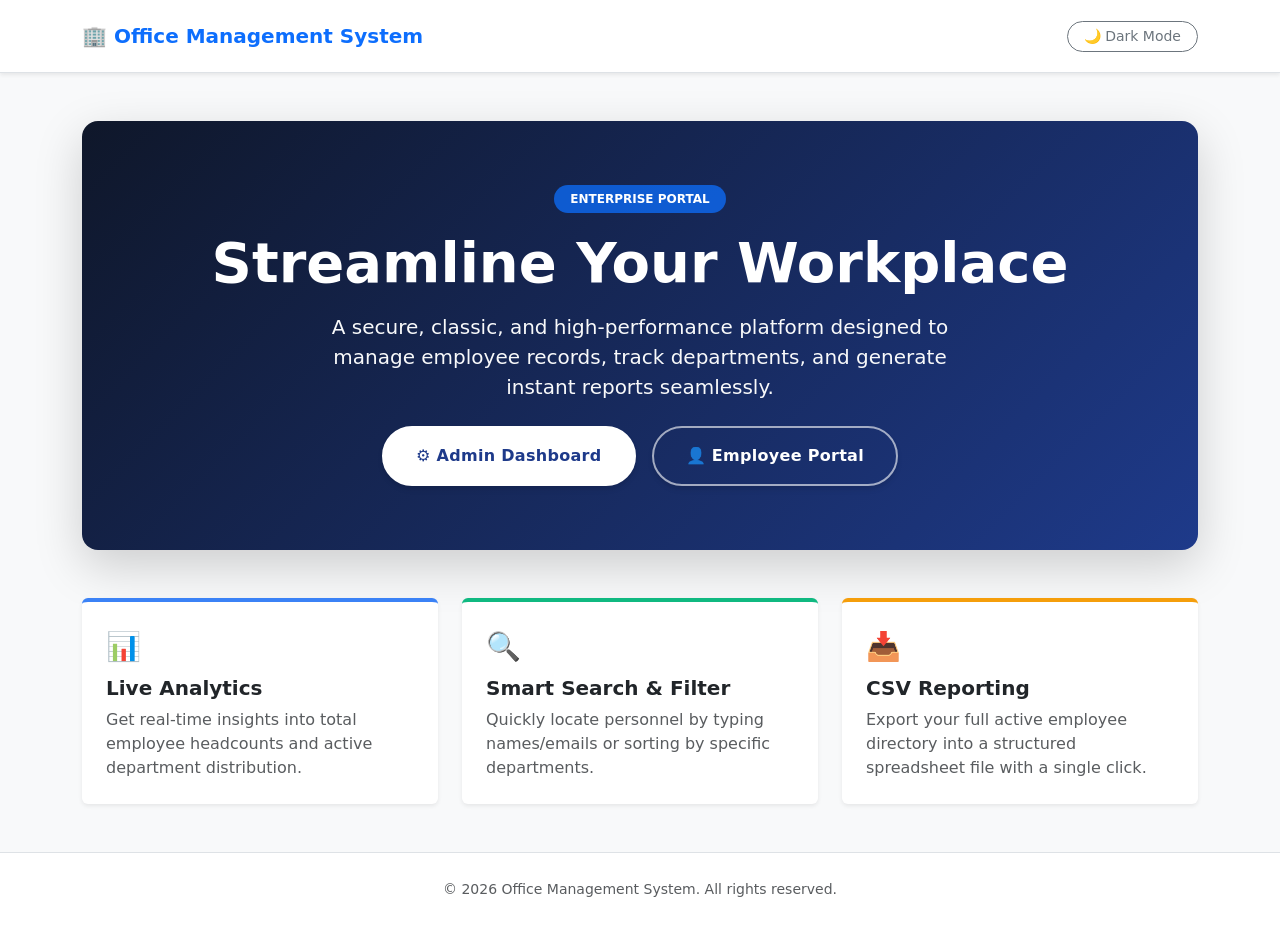
<file: src/main/resources/static/index.html>
<!DOCTYPE html>
<html lang="en" data-bs-theme="light">
<head>
    <meta charset="UTF-8">
    <meta name="viewport" content="width=device-width, initial-scale=1.0">
    <title>Welcome - Office Management System</title>
    <link href="https://cdn.jsdelivr.net/npm/bootstrap@5.3.2/dist/css/bootstrap.min.css" rel="stylesheet">
    <link href="css/style.css" rel="stylesheet">
</head>
<body class="d-flex flex-column min-vh-100 bg-body-tertiary">

<!-- Navbar -->
<nav class="navbar navbar-expand shadow-sm bg-body border-bottom">
    <div class="container py-2">
        <a class="navbar-brand fw-bold text-primary" href="#">🏢 Office Management System</a>
        <button class="btn btn-outline-secondary btn-sm rounded-pill px-3" id="darkModeToggle" onclick="toggleDarkMode()">🌙 Dark Mode</button>
    </div>
</nav>

<!-- Hero Section -->
<div class="container my-auto py-5">
    <div class="hero-section text-center shadow-lg mb-5">
        <span class="badge bg-primary bg-opacity-75 text-white mb-3 px-3 py-2 rounded-pill text-uppercase tracking-wider">Enterprise Portal</span>
        <h1 class="display-4 fw-bold mb-3">Streamline Your Workplace</h1>
        <p class="lead text-light opacity-85 mb-4 mx-auto" style="max-width: 650px;">
            A secure, classic, and high-performance platform designed to manage employee records, track departments, and generate instant reports seamlessly.
        </p>

        <!-- Refactored Professional Portal Buttons -->
        <div class="d-flex justify-content-center gap-3 flex-wrap mt-4">
            <a href="dashboard.html" class="btn portal-btn portal-btn-primary">⚙️ Admin Dashboard</a>
            <a href="employee-portal.html" class="btn portal-btn portal-btn-outline">👤 Employee Portal</a>
        </div>
    </div>

    <!-- Feature Highlights -->
    <div class="row g-4 text-start">
        <div class="col-md-4">
            <div class="card h-100 shadow-sm border-0 feature-card">
                <div class="card-body p-4">
                    <div class="fs-3 mb-2">📊</div>
                    <h5 class="card-title fw-bold">Live Analytics</h5>
                    <p class="card-text text-muted">Get real-time insights into total employee headcounts and active department distribution.</p>
                </div>
            </div>
        </div>
        <div class="col-md-4">
            <div class="card h-100 shadow-sm border-0 feature-card" style="border-top-color: #10b981 !important;">
                <div class="card-body p-4">
                    <div class="fs-3 mb-2">🔍</div>
                    <h5 class="card-title fw-bold">Smart Search & Filter</h5>
                    <p class="card-text text-muted">Quickly locate personnel by typing names/emails or sorting by specific departments.</p>
                </div>
            </div>
        </div>
        <div class="col-md-4">
            <div class="card h-100 shadow-sm border-0 feature-card" style="border-top-color: #f59e0b !important;">
                <div class="card-body p-4">
                    <div class="fs-3 mb-2">📥</div>
                    <h5 class="card-title fw-bold">CSV Reporting</h5>
                    <p class="card-text text-muted">Export your full active employee directory into a structured spreadsheet file with a single click.</p>
                </div>
            </div>
        </div>
    </div>
</div>

<!-- Footer -->
<footer class="text-center py-4 bg-body border-top mt-auto">
    <small class="text-muted">&copy; 2026 Office Management System. All rights reserved.</small>
</footer>

<script>
    function toggleDarkMode() {
        const htmlElement = document.documentElement;
        const toggleBtn = document.getElementById('darkModeToggle');

        if (htmlElement.getAttribute('data-bs-theme') === 'dark') {
            htmlElement.setAttribute('data-bs-theme', 'light');
            toggleBtn.innerHTML = '🌙 Dark Mode';
            localStorage.setItem('theme', 'light');
        } else {
            htmlElement.setAttribute('data-bs-theme', 'dark');
            toggleBtn.innerHTML = '☀️ Light Mode';
            localStorage.setItem('theme', 'dark');
        }
    }

    window.addEventListener('DOMContentLoaded', () => {
        const savedTheme = localStorage.getItem('theme') || 'light';
        document.documentElement.setAttribute('data-bs-theme', savedTheme);
        const toggleBtn = document.getElementById('darkModeToggle');
        if (toggleBtn) {
            toggleBtn.innerHTML = savedTheme === 'dark' ? '☀️ Light Mode' : '🌙 Dark Mode';
        }
    });
</script>
</body>
</html>
</file>
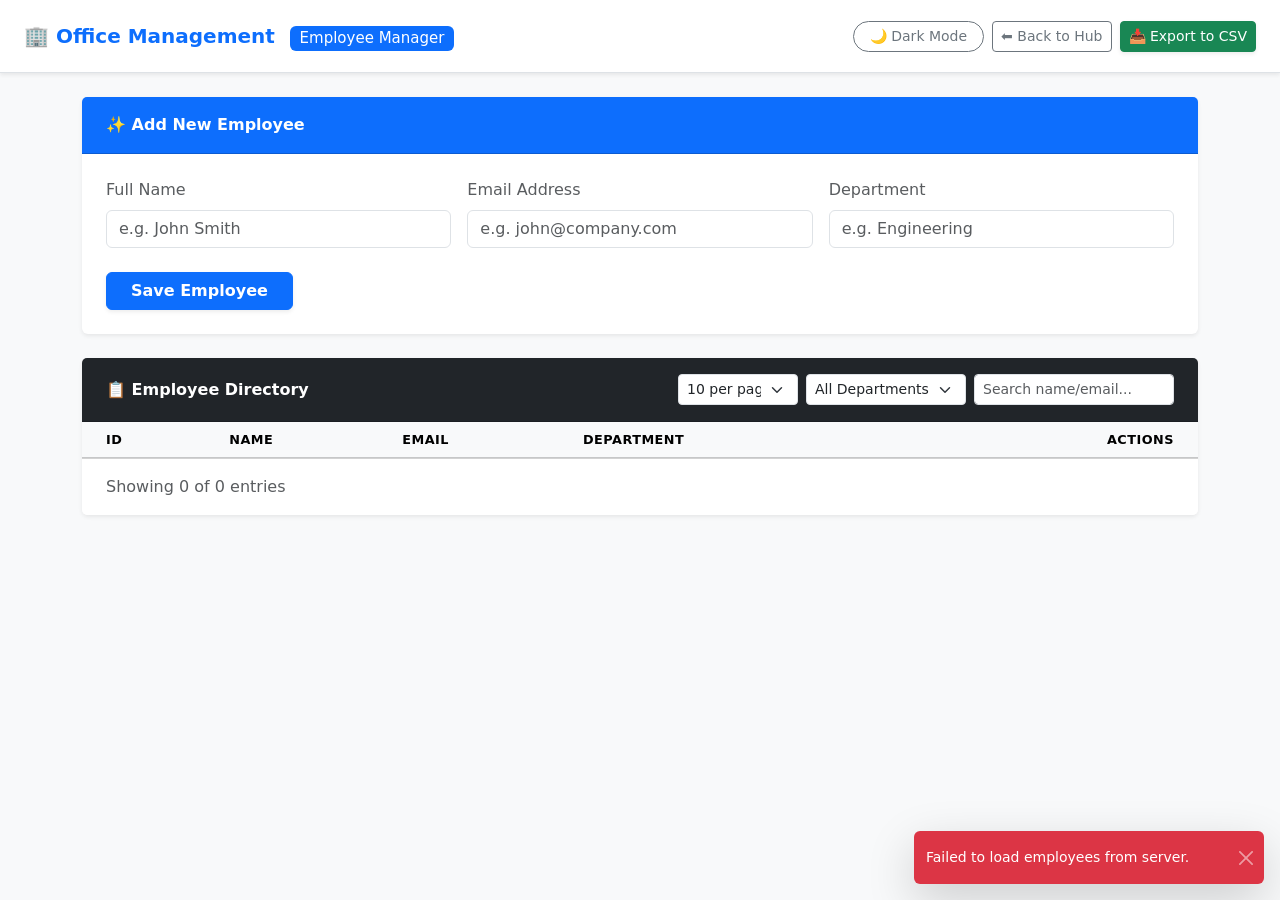
<file: src/main/resources/static/admin-employees.html>
<!DOCTYPE html>
<html lang="en" data-bs-theme="light">
<head>
    <meta charset="UTF-8">
    <meta name="viewport" content="width=device-width, initial-scale=1.0">
    <title>Employee Management - Office Management System</title>
    <link href="https://cdn.jsdelivr.net/npm/bootstrap@5.3.2/dist/css/bootstrap.min.css" rel="stylesheet">
    <link href="css/style.css" rel="stylesheet">
</head>
<body class="bg-body-tertiary">

<nav class="navbar navbar-expand shadow-sm bg-body border-bottom">
    <div class="container-fluid px-4 py-2">
        <a class="navbar-brand fw-bold text-primary" href="dashboard.html">
            🏢 Office Management <span class="badge bg-primary fs-7 fw-normal ms-2">Employee Manager</span>
        </a>
        <div class="d-flex align-items-center gap-2">
            <button class="btn btn-outline-secondary btn-sm rounded-pill px-3" id="darkModeToggle">🌙 Dark Mode</button>
            <a href="dashboard.html" class="btn btn-outline-secondary btn-sm">⬅ Back to Hub</a>
            <button class="btn btn-success btn-sm shadow-sm" id="exportBtn">📥 Export to CSV</button>
        </div>
    </div>
</nav>

<div class="container py-4">
    <!-- Add / Edit Employee Form -->
    <div class="card shadow-sm border-0 mb-4">
        <div class="card-header bg-primary text-white py-3 px-4 fw-semibold" id="formHeader">✨ Add New Employee</div>
        <div class="card-body p-4">
            <form id="employeeForm">
                <input type="hidden" id="employeeId">
                <div class="row g-3">
                    <div class="col-md-4">
                        <label class="form-label text-muted fs-7">Full Name</label>
                        <input type="text" id="name" class="form-control" placeholder="e.g. John Smith" required>
                    </div>
                    <div class="col-md-4">
                        <label class="form-label text-muted fs-7">Email Address</label>
                        <input type="email" id="email" class="form-control" placeholder="e.g. john@company.com" required>
                    </div>
                    <div class="col-md-4">
                        <label class="form-label text-muted fs-7">Department</label>
                        <input type="text" id="department" class="form-control" placeholder="e.g. Engineering" required>
                    </div>
                </div>
                <div class="mt-4">
                    <button type="submit" class="btn btn-primary px-4 fw-semibold shadow-sm" id="saveButton">Save Employee</button>
                    <button type="button" class="btn btn-outline-secondary d-none ms-2 px-3" id="cancelButton">Cancel</button>
                </div>
            </form>
        </div>
    </div>

    <!-- Employee List Table with Filters & Search -->
    <div class="card shadow-sm border-0">
        <div class="card-header bg-dark text-white py-3 px-4 d-flex flex-wrap justify-content-between align-items-center gap-3">
            <span class="fw-semibold">📋 Employee Directory</span>
            <div class="d-flex gap-2 flex-wrap">
                <select id="rowsPerPageSelect" class="form-select form-select-sm" style="width: 120px;">
                    <option value="5">5 per page</option>
                    <option value="10" selected>10 per page</option>
                    <option value="25">25 per page</option>
                </select>
                <select id="departmentFilter" class="form-select form-select-sm" style="width: 160px;">
                    <option value="">All Departments</option>
                </select>
                <input type="text" id="searchInput" class="form-control form-control-sm" placeholder="Search name/email..." style="width: 200px;">
            </div>
        </div>
        <div class="card-body p-0">
            <div class="table-responsive">
                <table class="table table-hover table-striped align-middle mb-0">
                    <thead class="table-light">
                    <tr>
                        <th class="ps-4">ID</th>
                        <th>Name</th>
                        <th>Email</th>
                        <th>Department</th>
                        <th class="text-end pe-4">Actions</th>
                    </tr>
                    </thead>
                    <tbody id="employeeTableBody"></tbody>
                </table>
            </div>
        </div>
        <div class="card-footer bg-body d-flex justify-content-between align-items-center py-3 px-4">
            <span class="text-muted fs-7" id="paginationInfo">Showing 0 of 0 entries</span>
            <nav aria-label="Page navigation">
                <ul class="pagination pagination-sm mb-0" id="paginationControls"></ul>
            </nav>
        </div>
    </div>
</div>

<div class="toast-container position-fixed bottom-0 end-0 p-3">
    <div id="liveToast" class="toast align-items-center text-white bg-success border-0 shadow-lg" role="alert" aria-live="assertive" aria-atomic="true">
        <div class="d-flex">
            <div class="toast-body py-3" id="toastMessage">Action successful!</div>
            <button type="button" class="btn-close btn-close-white me-2 m-auto" data-bs-dismiss="toast" aria-label="Close"></button>
        </div>
    </div>
</div>

<script src="https://cdn.jsdelivr.net/npm/bootstrap@5.3.2/dist/js/bootstrap.bundle.min.js"></script>
<script src="js/admin-employees.js"></script>
</body>
</html>
</file>
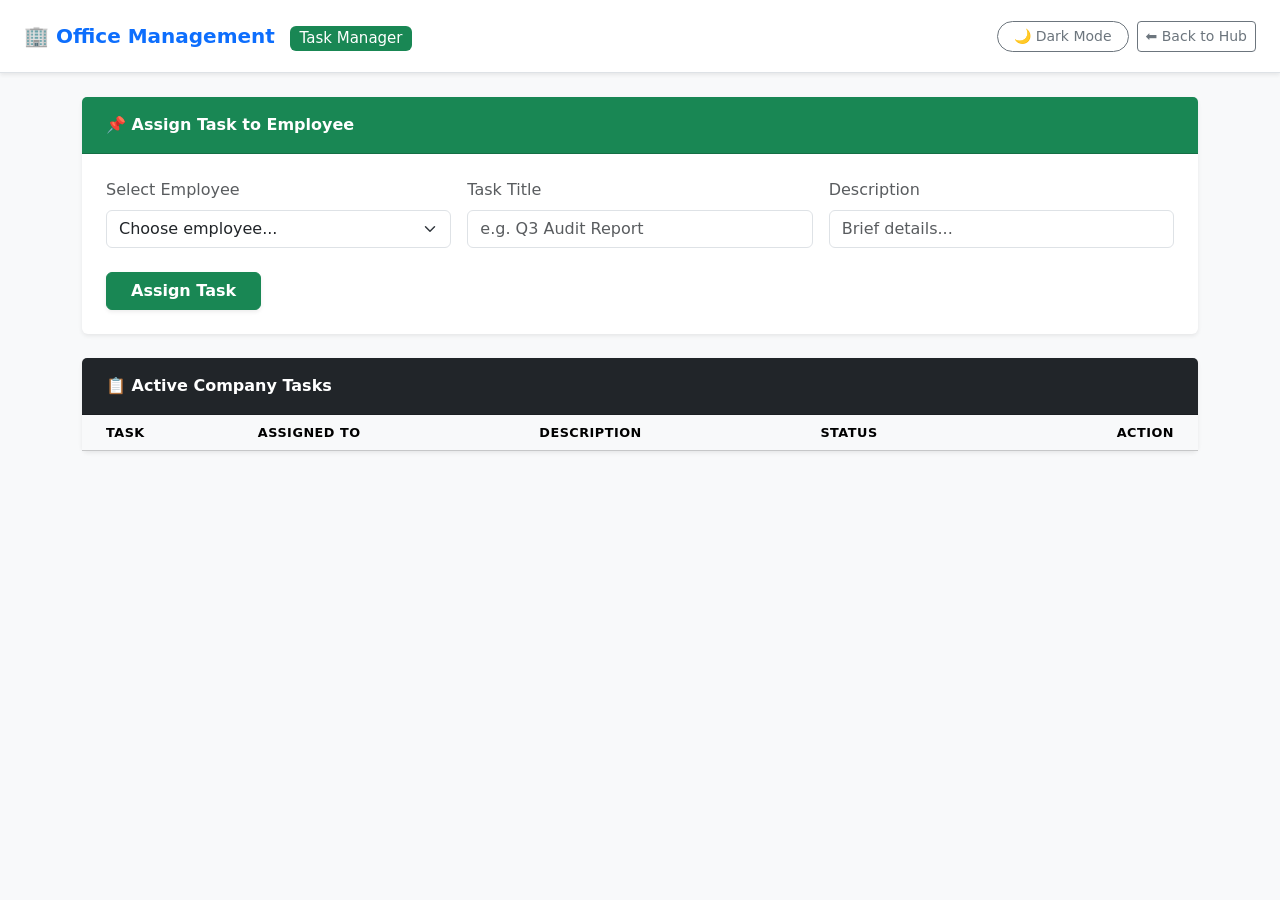
<file: src/main/resources/static/admin-tasks.html>
<!DOCTYPE html>
<html lang="en" data-bs-theme="light">
<head>
    <meta charset="UTF-8">
    <meta name="viewport" content="width=device-width, initial-scale=1.0">
    <title>Task Management - Office Management System</title>
    <link href="https://cdn.jsdelivr.net/npm/bootstrap@5.3.2/dist/css/bootstrap.min.css" rel="stylesheet">
    <link href="css/style.css" rel="stylesheet">
</head>
<body class="bg-body-tertiary">

<nav class="navbar navbar-expand shadow-sm bg-body border-bottom">
    <div class="container-fluid px-4 py-2">
        <a class="navbar-brand fw-bold text-primary" href="dashboard.html">
            🏢 Office Management <span class="badge bg-success fs-7 fw-normal ms-2">Task Manager</span>
        </a>
        <div class="d-flex align-items-center gap-2">
            <button class="btn btn-outline-secondary btn-sm rounded-pill px-3" id="darkModeToggle">🌙 Dark Mode</button>
            <a href="dashboard.html" class="btn btn-outline-secondary btn-sm">⬅ Back to Hub</a>
        </div>
    </div>
</nav>

<div class="container py-4">
    <!-- Task Assignment Section -->
    <div class="card shadow-sm border-0 mb-4">
        <div class="card-header bg-success text-white py-3 px-4 fw-semibold">📌 Assign Task to Employee</div>
        <div class="card-body p-4">
            <form id="taskForm">
                <div class="row g-3">
                    <div class="col-md-4">
                        <label class="form-label text-muted fs-7">Select Employee</label>
                        <select id="taskEmployeeSelect" class="form-select" required>
                            <option value="">Choose employee...</option>
                        </select>
                    </div>
                    <div class="col-md-4">
                        <label class="form-label text-muted fs-7">Task Title</label>
                        <input type="text" id="taskTitle" class="form-control" placeholder="e.g. Q3 Audit Report" required>
                    </div>
                    <div class="col-md-4">
                        <label class="form-label text-muted fs-7">Description</label>
                        <input type="text" id="taskDesc" class="form-control" placeholder="Brief details..." required>
                    </div>
                </div>
                <div class="mt-4">
                    <button type="submit" class="btn btn-success px-4 fw-semibold shadow-sm">Assign Task</button>
                </div>
            </form>
        </div>
    </div>

    <!-- Active Company Tasks List Table -->
    <div class="card shadow-sm border-0 mb-4">
        <div class="card-header bg-dark text-white py-3 px-4">
            <span class="fw-semibold">📋 Active Company Tasks</span>
        </div>
        <div class="card-body p-0">
            <div class="table-responsive">
                <table class="table table-hover align-middle mb-0">
                    <thead class="table-light">
                    <tr>
                        <th class="ps-4">Task</th>
                        <th>Assigned To</th>
                        <th>Description</th>
                        <th>Status</th>
                        <th class="text-end pe-4">Action</th>
                    </tr>
                    </thead>
                    <tbody id="taskTableBody"></tbody>
                </table>
            </div>
        </div>
    </div>
</div>

<div class="toast-container position-fixed bottom-0 end-0 p-3">
    <div id="liveToast" class="toast align-items-center text-white bg-success border-0 shadow-lg" role="alert" aria-live="assertive" aria-atomic="true">
        <div class="d-flex">
            <div class="toast-body py-3" id="toastMessage">Action successful!</div>
            <button type="button" class="btn-close btn-close-white me-2 m-auto" data-bs-dismiss="toast" aria-label="Close"></button>
        </div>
    </div>
</div>

<script src="https://cdn.jsdelivr.net/npm/bootstrap@5.3.2/dist/js/bootstrap.bundle.min.js"></script>
<script src="js/admin-tasks.js"></script>
</body>
</html>
</file>
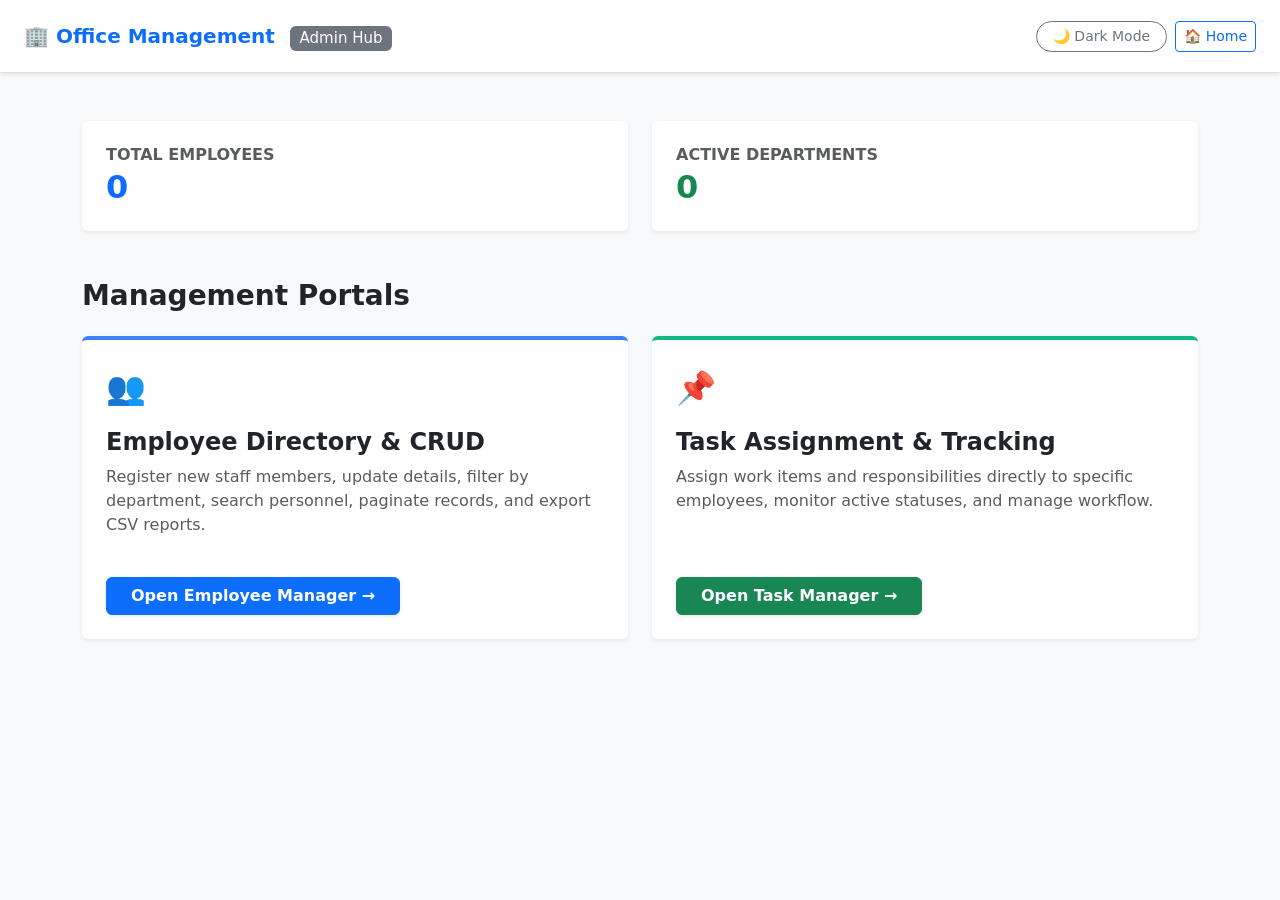
<file: src/main/resources/static/dashboard.html>
<!DOCTYPE html>
<html lang="en" data-bs-theme="light">
<head>
    <meta charset="UTF-8">
    <meta name="viewport" content="width=device-width, initial-scale=1.0">
    <title>Admin Hub - Office Management System</title>
    <link href="https://cdn.jsdelivr.net/npm/bootstrap@5.3.2/dist/css/bootstrap.min.css" rel="stylesheet">
    <link href="css/style.css" rel="stylesheet">
</head>
<body class="bg-body-tertiary">

<!-- Navbar -->
<nav class="navbar navbar-expand shadow-sm bg-body border-bottom">
    <div class="container-fluid px-4 py-2">
        <a class="navbar-brand fw-bold text-primary" href="index.html">
            🏢 Office Management <span class="badge bg-secondary fs-7 fw-normal ms-2">Admin Hub</span>
        </a>
        <div class="d-flex align-items-center gap-2">
            <button class="btn btn-outline-secondary btn-sm rounded-pill px-3" id="darkModeToggle">🌙 Dark Mode</button>
            <a href="index.html" class="btn btn-outline-primary btn-sm">🏠 Home</a>
        </div>
    </div>
</nav>

<div class="container py-5">

    <!-- Dashboard Statistics Cards (Preserved Unchanged) -->
    <div class="row g-4 mb-5">
        <div class="col-md-6">
            <div class="card shadow-sm border-0 stat-card" style="border-left-color: #3b82f6 !important;">
                <div class="card-body p-4">
                    <h6 class="text-muted text-uppercase fs-7 mb-1 fw-semibold">Total Employees</h6>
                    <h2 class="fw-bold text-primary mb-0" id="totalEmployeesCount">0</h2>
                </div>
            </div>
        </div>
        <div class="col-md-6">
            <div class="card shadow-sm border-0 stat-card" style="border-left-color: #10b981 !important;">
                <div class="card-body p-4">
                    <h6 class="text-muted text-uppercase fs-7 mb-1 fw-semibold">Active Departments</h6>
                    <h2 class="fw-bold text-success mb-0" id="totalDepartmentsCount">0</h2>
                </div>
            </div>
        </div>
    </div>

    <!-- Admin Feature Navigation Section -->
    <h3 class="fw-bold mb-4">Management Portals</h3>
    <div class="row g-4">
        <!-- Employee Management Card -->
        <div class="col-md-6">
            <div class="card shadow-sm border-0 h-100 feature-card">
                <div class="card-body p-4 d-flex flex-column justify-content-between">
                    <div>
                        <div class="fs-2 mb-3">👥</div>
                        <h4 class="fw-bold">Employee Directory & CRUD</h4>
                        <p class="text-muted">Register new staff members, update details, filter by department, search personnel, paginate records, and export CSV reports.</p>
                    </div>
                    <div class="mt-4">
                        <a href="admin-employees.html" class="btn btn-primary px-4 fw-semibold shadow-sm">Open Employee Manager →</a>
                    </div>
                </div>
            </div>
        </div>

        <!-- Task Assignment Card -->
        <div class="col-md-6">
            <div class="card shadow-sm border-0 h-100 feature-card" style="border-top-color: #10b981 !important;">
                <div class="card-body p-4 d-flex flex-column justify-content-between">
                    <div>
                        <div class="fs-2 mb-3">📌</div>
                        <h4 class="fw-bold">Task Assignment & Tracking</h4>
                        <p class="text-muted">Assign work items and responsibilities directly to specific employees, monitor active statuses, and manage workflow.</p>
                    </div>
                    <div class="mt-4">
                        <a href="admin-tasks.html" class="btn btn-success px-4 fw-semibold shadow-sm">Open Task Manager →</a>
                    </div>
                </div>
            </div>
        </div>
    </div>
</div>

<script src="https://cdn.jsdelivr.net/npm/bootstrap@5.3.2/dist/js/bootstrap.bundle.min.js"></script>
<script>
    const API_URL = 'http://localhost:8080/api/employees';

    function toggleDarkMode() {
        const htmlElement = document.documentElement;
        const toggleBtn = document.getElementById('darkModeToggle');
        if (htmlElement.getAttribute('data-bs-theme') === 'dark') {
            htmlElement.setAttribute('data-bs-theme', 'light');
            toggleBtn.innerHTML = '🌙 Dark Mode';
            localStorage.setItem('theme', 'light');
        } else {
            htmlElement.setAttribute('data-bs-theme', 'dark');
            toggleBtn.innerHTML = '☀️ Light Mode';
            localStorage.setItem('theme', 'dark');
        }
    }

    window.addEventListener('DOMContentLoaded', async () => {
        const savedTheme = localStorage.getItem('theme') || 'light';
        document.documentElement.setAttribute('data-bs-theme', savedTheme);
        const toggleBtn = document.getElementById('darkModeToggle');
        if (toggleBtn) {
            toggleBtn.innerHTML = savedTheme === 'dark' ? '☀️ Light Mode' : '🌙 Dark Mode';
            toggleBtn.addEventListener('click', toggleDarkMode);
        }

        // Fetch stats for cards
        try {
            const response = await fetch(API_URL);
            const employees = await response.json();
            document.getElementById('totalEmployeesCount').innerText = employees.length;
            const uniqueDepts = new Set(employees.map(emp => emp.department ? emp.department.trim().toLowerCase() : ''));
            document.getElementById('totalDepartmentsCount').innerText = uniqueDepts.size;
        } catch (error) {
            console.error('Error loading stats:', error);
        }
    });
</script>
</body>
</html>
</file>
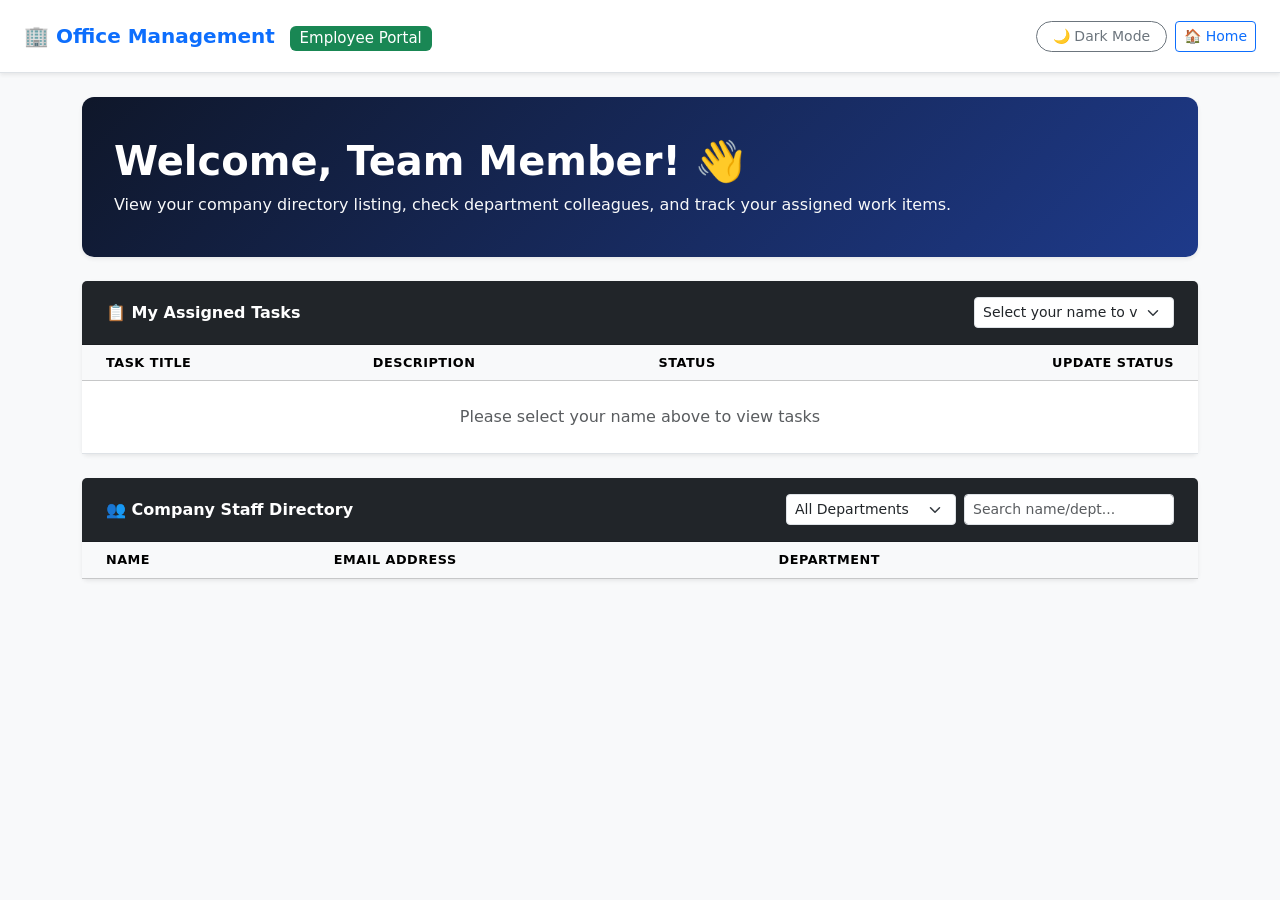
<file: src/main/resources/static/employee-portal.html>
<!DOCTYPE html>
<html lang="en" data-bs-theme="light">
<head>
    <meta charset="UTF-8">
    <meta name="viewport" content="width=device-width, initial-scale=1.0">
    <title>Employee Portal - Office Management System</title>
    <link href="https://cdn.jsdelivr.net/npm/bootstrap@5.3.2/dist/css/bootstrap.min.css" rel="stylesheet">
    <link href="css/style.css" rel="stylesheet">
</head>
<body class="bg-body-tertiary">

<!-- Navbar -->
<nav class="navbar navbar-expand shadow-sm bg-body border-bottom">
    <div class="container-fluid px-4 py-2">
        <a class="navbar-brand fw-bold text-primary" href="index.html">
            🏢 Office Management <span class="badge bg-success fs-7 fw-normal ms-2">Employee Portal</span>
        </a>
        <div class="d-flex align-items-center gap-2">
            <button class="btn btn-outline-secondary btn-sm rounded-pill px-3" id="darkModeToggle">🌙 Dark Mode</button>
            <a href="index.html" class="btn btn-outline-primary btn-sm">🏠 Home</a>
        </div>
    </div>
</nav>

<div class="container py-4">

    <!-- Welcome Header -->
    <div class="portal-header shadow-sm mb-4">
        <h1 class="display-6 fw-bold mb-2">Welcome, Team Member! 👋</h1>
        <p class="text-light opacity-85 mb-0">
            View your company directory listing, check department colleagues, and track your assigned work items.
        </p>
    </div>

    <!-- Employee Tasks Section -->
    <div class="card shadow-sm border-0 mb-4">
        <div class="card-header bg-dark text-white py-3 px-4 d-flex justify-content-between align-items-center">
            <span class="fw-semibold">📋 My Assigned Tasks</span>
            <select id="taskEmployeeFilter" class="form-select form-select-sm" style="width: 200px;">
                <option value="">Select your name to view tasks...</option>
            </select>
        </div>
        <div class="card-body p-0">
            <div class="table-responsive">
                <table class="table table-hover align-middle mb-0">
                    <thead class="table-light">
                    <tr>
                        <th class="ps-4">Task Title</th>
                        <th>Description</th>
                        <th>Status</th>
                        <th class="text-end pe-4">Update Status</th>
                    </tr>
                    </thead>
                    <tbody id="employeeTaskTableBody">
                    <tr><td colspan="4" class="text-center text-muted py-4">Please select your name above to view tasks</td></tr>
                    </tbody>
                </table>
            </div>
        </div>
    </div>

    <!-- Quick Search & Directory Section -->
    <div class="card shadow-sm border-0 mb-4">
        <div class="card-header bg-dark text-white py-3 px-4 d-flex flex-wrap justify-content-between align-items-center gap-3">
            <span class="fw-semibold">👥 Company Staff Directory</span>
            <div class="d-flex gap-2">
                <select id="departmentFilter" class="form-select form-select-sm" style="width: 170px;">
                    <option value="">All Departments</option>
                </select>
                <input type="text" id="searchInput" class="form-control form-control-sm" placeholder="Search name/dept..." style="width: 210px;">
            </div>
        </div>
        <div class="card-body p-0">
            <div class="table-responsive">
                <table class="table table-hover align-middle mb-0">
                    <thead class="table-light">
                    <tr>
                        <th class="ps-4">Name</th>
                        <th>Email Address</th>
                        <th class="pe-4">Department</th>
                    </tr>
                    </thead>
                    <tbody id="employeeTableBody"></tbody>
                </table>
            </div>
        </div>
    </div>
</div>

<script src="https://cdn.jsdelivr.net/npm/bootstrap@5.3.2/dist/js/bootstrap.bundle.min.js"></script>
<script src="js/employee-portal.js"></script>
</body>
</html>
</file>
<file: src/main/resources/static/css/style.css>
/* Shared Custom Styles for Office Management System */

.hero-section {
    background: linear-gradient(135deg, #0f172a 0%, #1e3a8a 100%);
    color: white;
    border-radius: 1rem;
    padding: 4rem 2rem;
}

.feature-card {
    transition: transform 0.2s ease, box-shadow 0.2s ease;
    border-top: 4px solid #3b82f6 !important;
}

.feature-card:hover {
    transform: translateY(-4px);
    box-shadow: 0 1rem 3rem rgba(0,0,0,.1) !important;
}

.stat-card {
    border-left: 5px solid;
    transition: transform 0.2s ease;
}

.stat-card:hover {
    transform: translateY(-2px);
}

.portal-header {
    background: linear-gradient(135deg, #0f172a 0%, #1e3a8a 100%);
    color: white;
    border-radius: 0.75rem;
    padding: 2.5rem 2rem;
}

.table th {
    font-weight: 600;
    text-transform: uppercase;
    font-size: 0.8rem;
    letter-spacing: 0.5px;
}

/* Professional Portal Entry Buttons */
.portal-btn {
    padding: 1rem 2rem;
    font-weight: 600;
    border-radius: 50rem;
    transition: all 0.25s ease-in-out;
    letter-spacing: 0.3px;
    box-shadow: 0 4px 6px -1px rgba(0, 0, 0, 0.1), 0 2px 4px -1px rgba(0, 0, 0, 0.06);
}

.portal-btn-primary {
    background-color: #ffffff;
    color: #1e3a8a;
    border: 2px solid #ffffff;
}

.portal-btn-primary:hover {
    background-color: #f8fafc;
    color: #0f172a;
    transform: translateY(-2px);
    box-shadow: 0 10px 15px -3px rgba(0, 0, 0, 0.2);
}

.portal-btn-outline {
    background-color: transparent;
    color: #ffffff;
    border: 2px solid rgba(255, 255, 255, 0.6);
}

.portal-btn-outline:hover {
    background-color: rgba(255, 255, 255, 0.15);
    color: #ffffff;
    border-color: #ffffff;
    transform: translateY(-2px);
    box-shadow: 0 10px 15px -3px rgba(0, 0, 0, 0.2);
}
</file>
